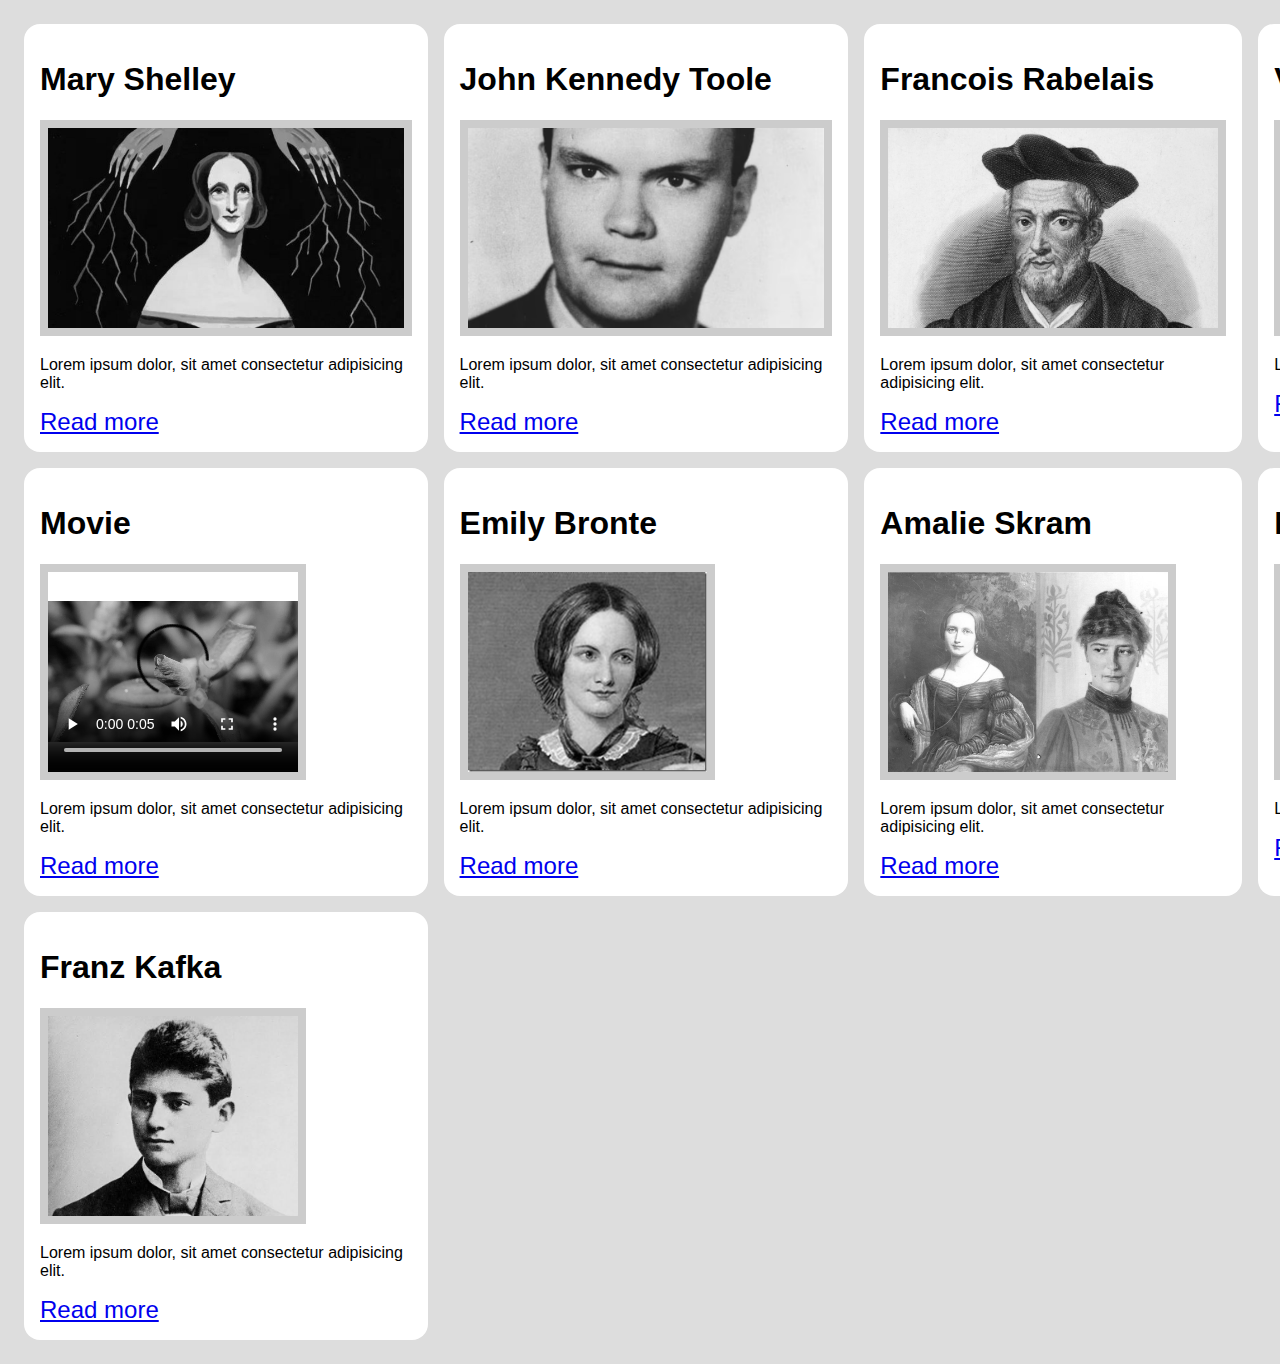
<file: index.html>
<!DOCTYPE html>
<html lang="en">
<head>
    <meta charset="UTF-8">
    <meta name="viewport" content="width=device-width, initial-scale=1.0">
    <title>index</title>
    <link rel="stylesheet" href="style.css">
</head>
<body>
    <aside class="articles">        
        <article>
            <h1 class="headingShelley">Mary Shelley</h1>
            <div>
                <img class="imageShelley" src="shelley.jpg" alt="Mary Shelley">
            </div>
            <p>Lorem ipsum dolor, sit amet consectetur adipisicing elit.</p>
            <a href="shelley.html">Read more</a>
        </article>
        <article>
            <h1 class="headingToole">John Kennedy Toole</h1>
            <div>
                <img class="imageToole" src="toole.avif" alt="JK Toole">
            </div>
            <p>Lorem ipsum dolor, sit amet consectetur adipisicing elit.</p>
            <a href="toole.html">Read more</a>
        </article>
        <article>
            <h1 class="headingRab">Francois Rabelais</h1>
            <div>
                <img class="imageRab" src="rabelais.jpg" alt="Rabben">
            </div>
            <p>Lorem ipsum dolor, sit amet consectetur adipisicing elit.</p>
            <a href="rabelais.html">Read more</a>
        </article>
        <article>
            <h1 class="headingWoolf">Virginia Woolf</h1>
            <div>
                <img class="imageWoolf" src="woolf.jpg" alt="Woolf">
            </div>
            <p>Lorem ipsum dolor, sit amet consectetur adipisicing elit.</p>
            <a href="woolf.html">Read more</a>
        </article>
        <article>
            <h1 class="headingFlower">Movie</h1>
            <div>
                <video controls width="250" class="videoFlower">
                    <source src="flower.webm" type="video/webm" />
                </video>
            </div>
            <p>Lorem ipsum dolor, sit amet consectetur adipisicing elit.</p>
            <a href="flower.html">Read more</a>
        </article>
        <article>
            <h1 class="headingBronte">Emily Bronte</h1>
            <div>
                <img class="imageBronte" src="bronte.png" alt="Woolf">
            </div>
            <p>Lorem ipsum dolor, sit amet consectetur adipisicing elit.</p>
            <a href="bronte.html">Read more</a>
        </article>
        <article>
            <h1 class="headingSkram">Amalie Skram</h1>
            <div>
                <img class="imageSkram" src="skram.jpg" alt="Skram">
            </div>
            <p>Lorem ipsum dolor, sit amet consectetur adipisicing elit.</p>
            <a href="skram.html">Read more</a>
        </article>
        <article>
            <h1 class="headingTolstoj">Lev Tolstoj</h1>
            <div>
                <img class="imageTolstoj" src="tolstoj.jpg" alt="Tolstoj">
            </div>
            <p>Lorem ipsum dolor, sit amet consectetur adipisicing elit.</p>
            <a href="tolstoj.html">Read more</a>
        </article>
        <article>
            <h1 class="headingKafka">Franz Kafka</h1>
            <div>
                <img class="imageKafka" src="kafka.jpeg" alt="Kafka">
            </div>
            <p>Lorem ipsum dolor, sit amet consectetur adipisicing elit.</p>
            <a href="kafka.html">Read more</a>
        </article>
    </aside>
    <script src="script.js"></script>
</body>
</html>
</file>
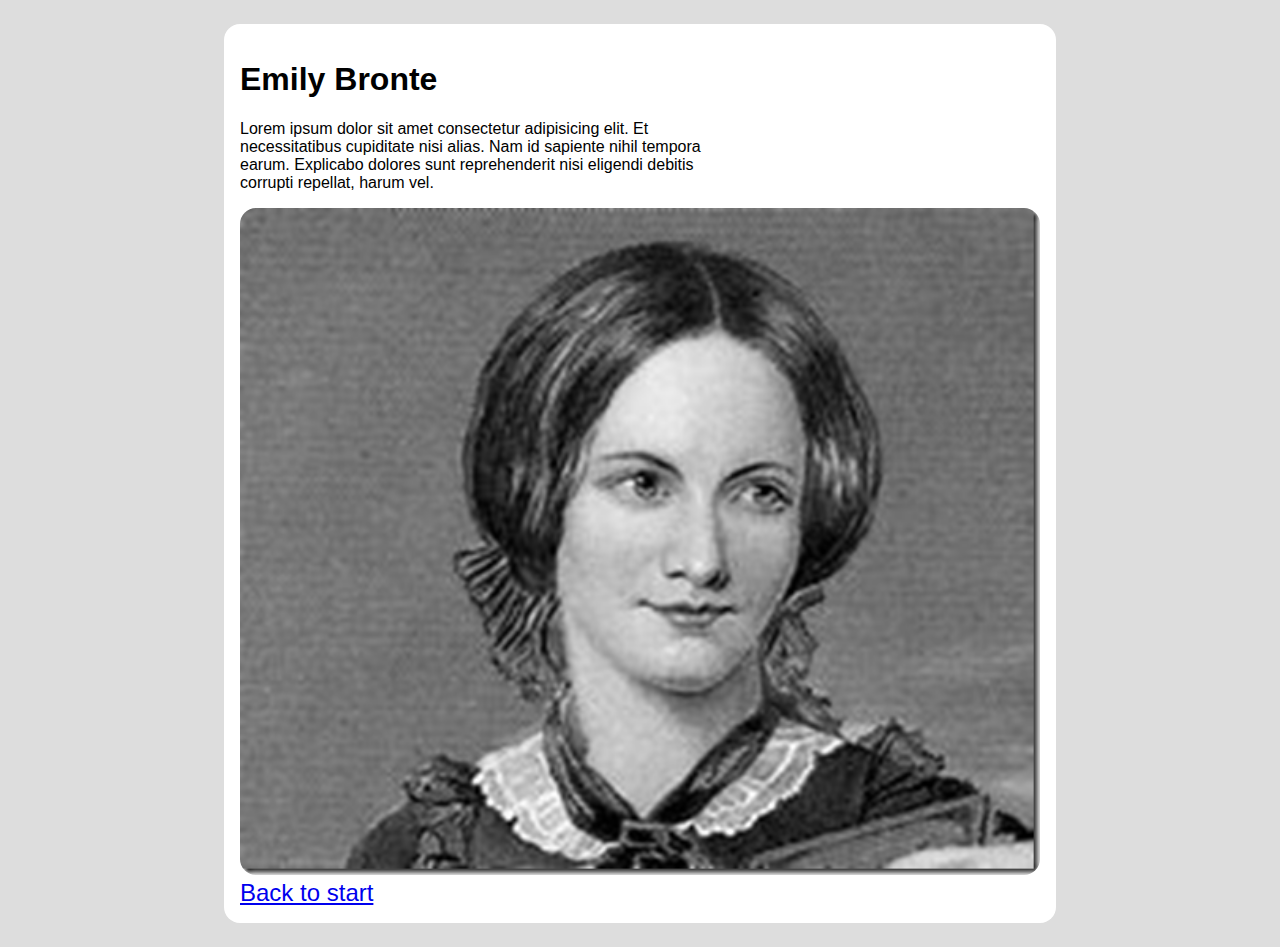
<file: bronte.html>
<!DOCTYPE html>
<html lang="en">
<head>
    <meta charset="UTF-8">
    <meta name="viewport" content="width=device-width, initial-scale=1.0">
    <title>Emily Bronte</title>
    <link rel="stylesheet" href="style.css">
</head>
<body>
    <section class="aboutSection">    
        <h1 class="bigHeadingBronte">Emily Bronte</h1>
        <p>Lorem ipsum dolor sit amet consectetur adipisicing elit. Et necessitatibus cupiditate nisi alias. Nam id sapiente nihil tempora earum. Explicabo dolores sunt reprehenderit nisi eligendi debitis corrupti repellat, harum vel.</p>
        <div>
            <img class="bigImageBronte" src="bronte.png" alt="Mary Shelley">
        </div>
        <a href="index.html">Back to start</a>
    </section>
</body>
</html>
</file>
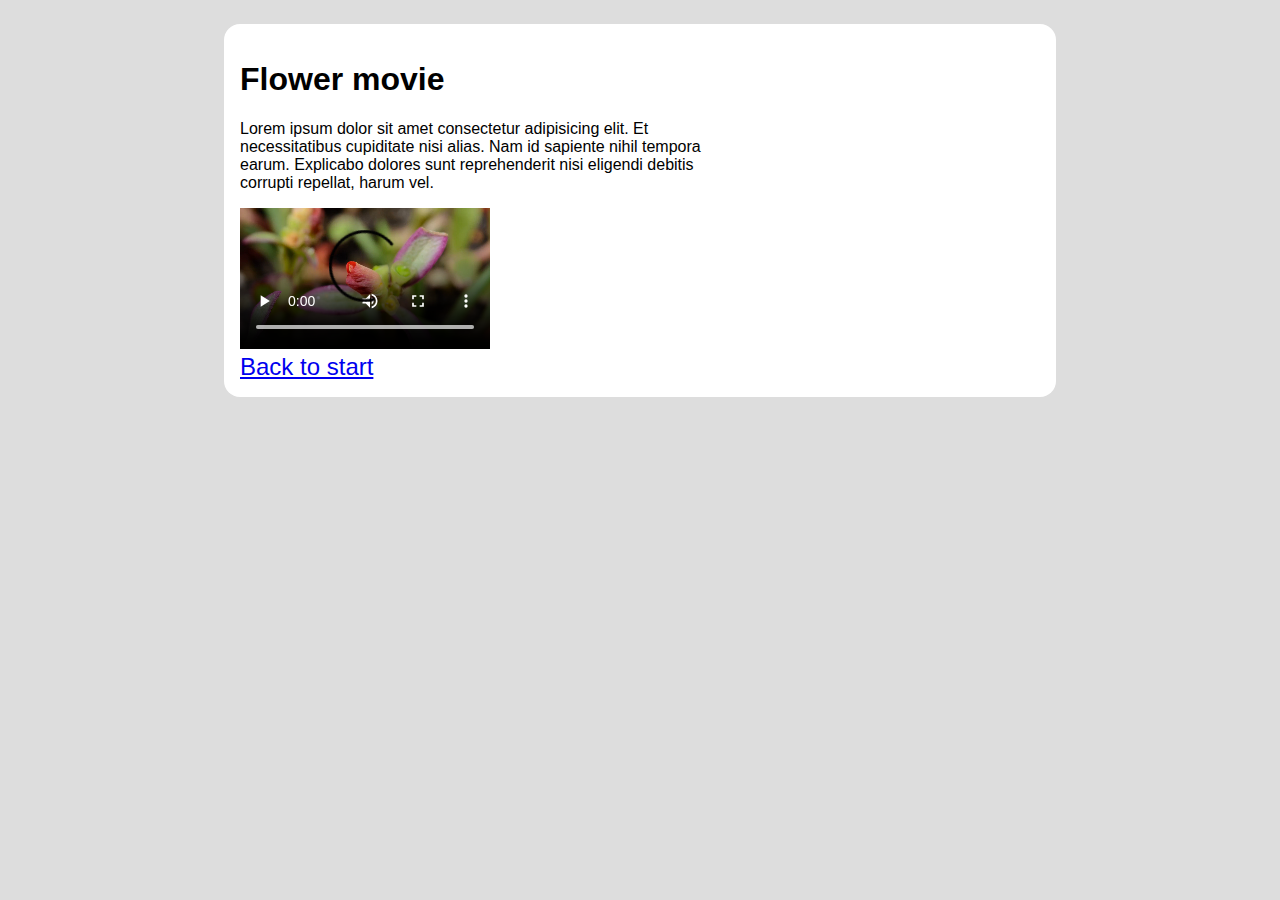
<file: flower.html>
<!DOCTYPE html>
<html lang="en">
<head>
    <meta charset="UTF-8">
    <meta name="viewport" content="width=device-width, initial-scale=1.0">
    <title>Amalie Skram</title>
    <link rel="stylesheet" href="style.css">
</head>
<body>
    <section class="aboutSection">    
        <h1 class="bigHeadingFlower">Flower movie</h1>
        <p>Lorem ipsum dolor sit amet consectetur adipisicing elit. Et necessitatibus cupiditate nisi alias. Nam id sapiente nihil tempora earum. Explicabo dolores sunt reprehenderit nisi eligendi debitis corrupti repellat, harum vel.</p>
        <div>
            <video controls width="250" class="bigVideoFlower">
                <source src="flower.webm" type="video/webm" />
            </video>
        </div>
        <a href="index.html">Back to start</a>
    </section>
</body>
</html>
</file>
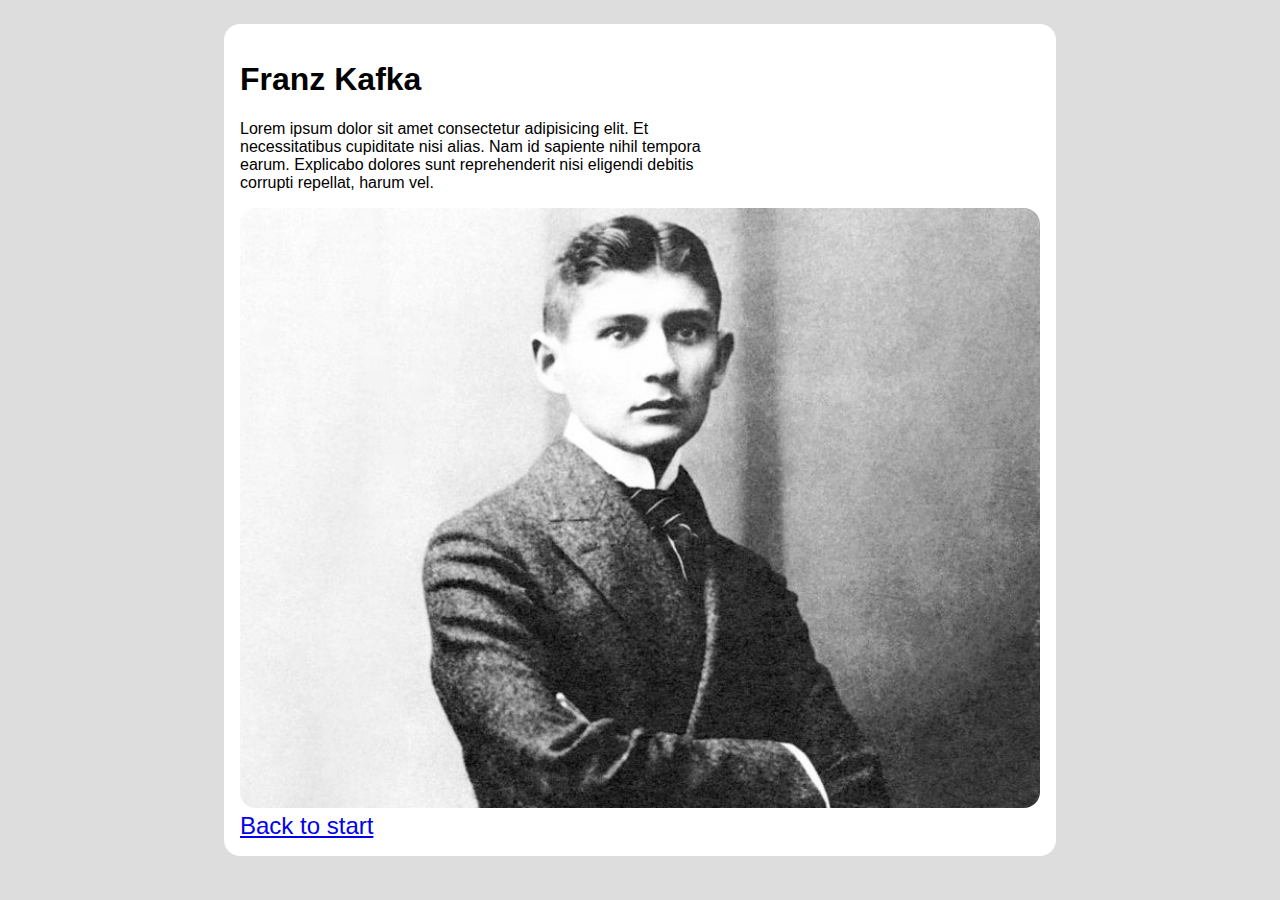
<file: kafka.html>
<!DOCTYPE html>
<html lang="en">
<head>
    <meta charset="UTF-8">
    <meta name="viewport" content="width=device-width, initial-scale=1.0">
    <title>about</title>
    <link rel="stylesheet" href="style.css">
</head>
<body>
    <section class="aboutSection">    
        <h1 class="bigHeadingKafka">Franz Kafka</h1>
        <p>Lorem ipsum dolor sit amet consectetur adipisicing elit. Et necessitatibus cupiditate nisi alias. Nam id sapiente nihil tempora earum. Explicabo dolores sunt reprehenderit nisi eligendi debitis corrupti repellat, harum vel.</p>
        <div>
            <img class="bigImageKafka" src="kafka2.jpg" alt="Kafka">
        </div>
        <a href="index.html">Back to start</a>
    </section>
</body>
</html>
</file>
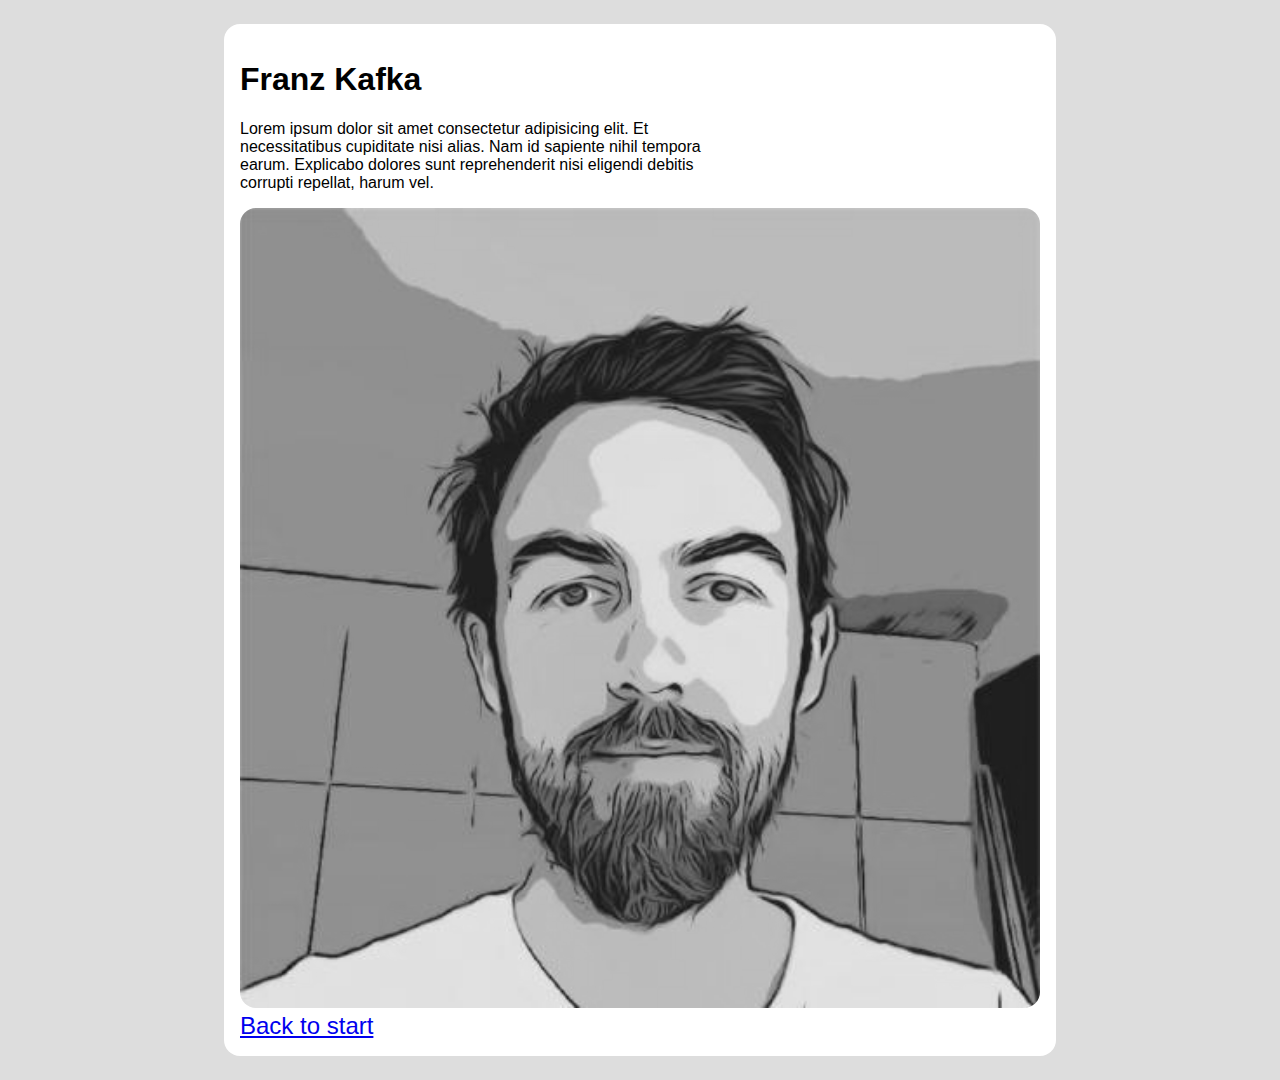
<file: rabelais.html>
<!DOCTYPE html>
<html lang="en">
<head>
    <meta charset="UTF-8">
    <meta name="viewport" content="width=device-width, initial-scale=1.0">
    <title>Rabben</title>
    <link rel="stylesheet" href="style.css">
</head>
<body>
    <section class="aboutSection">    
        <h1 class="bigHeadingRab">Franz Kafka</h1>
        <p>Lorem ipsum dolor sit amet consectetur adipisicing elit. Et necessitatibus cupiditate nisi alias. Nam id sapiente nihil tempora earum. Explicabo dolores sunt reprehenderit nisi eligendi debitis corrupti repellat, harum vel.</p>
        <div>
            <img class="bigImageRab" src="terje.jpeg" alt="Rabben">
        </div>
        <a href="index.html">Back to start</a>
    </section>
</body>
</html>
</file>
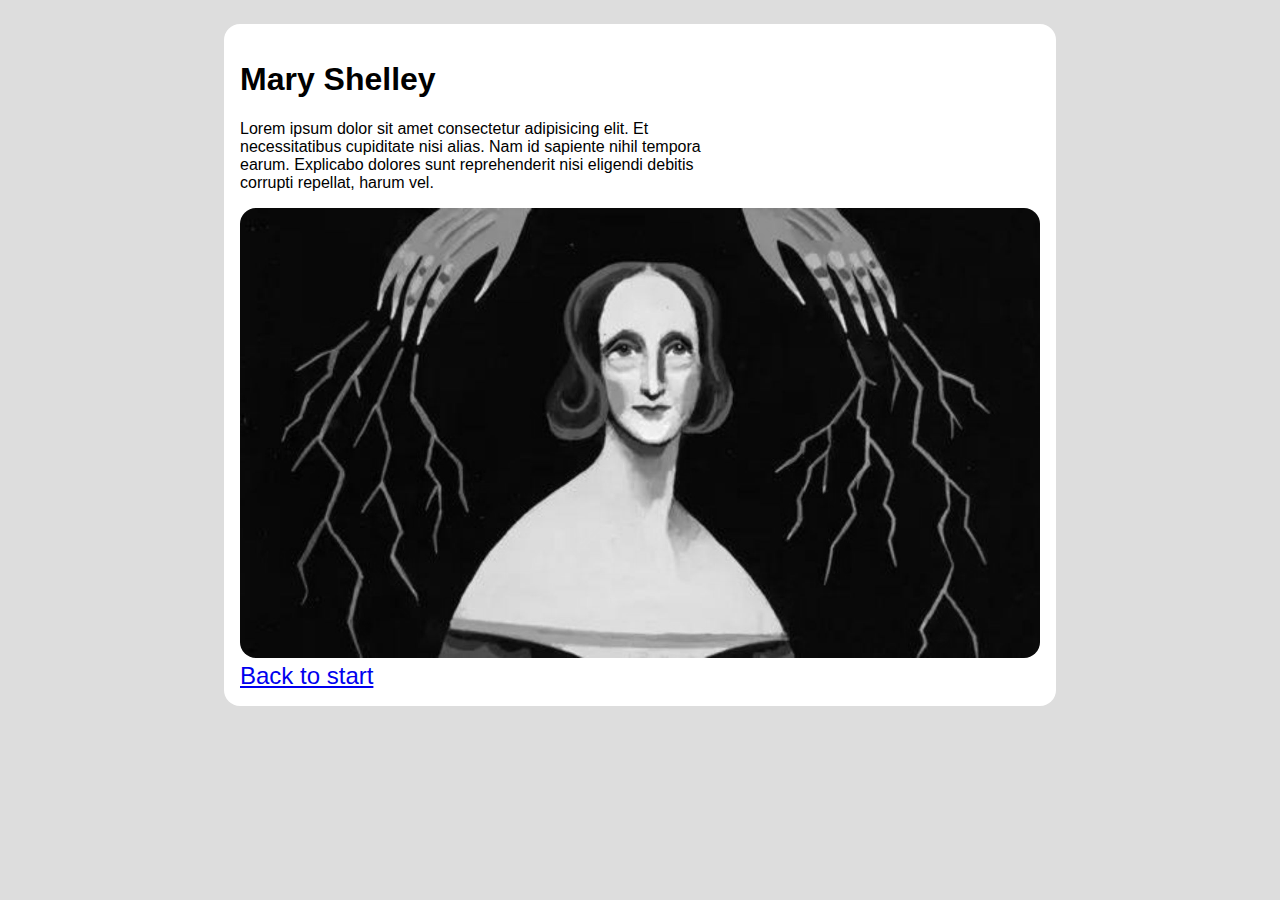
<file: shelley.html>
<!DOCTYPE html>
<html lang="en">
<head>
    <meta charset="UTF-8">
    <meta name="viewport" content="width=device-width, initial-scale=1.0">
    <title>Mary Shelley</title>
    <link rel="stylesheet" href="style.css">
</head>
<body>
    <section class="aboutSection">    
        <h1 class="bigHeadingShelley">Mary Shelley</h1>
        <p>Lorem ipsum dolor sit amet consectetur adipisicing elit. Et necessitatibus cupiditate nisi alias. Nam id sapiente nihil tempora earum. Explicabo dolores sunt reprehenderit nisi eligendi debitis corrupti repellat, harum vel.</p>
        <div>
            <img class="bigImageShelley" src="shelley.jpg" alt="Mary Shelley">
        </div>
        <a href="index.html">Back to start</a>
    </section>
</body>
</html>
</file>
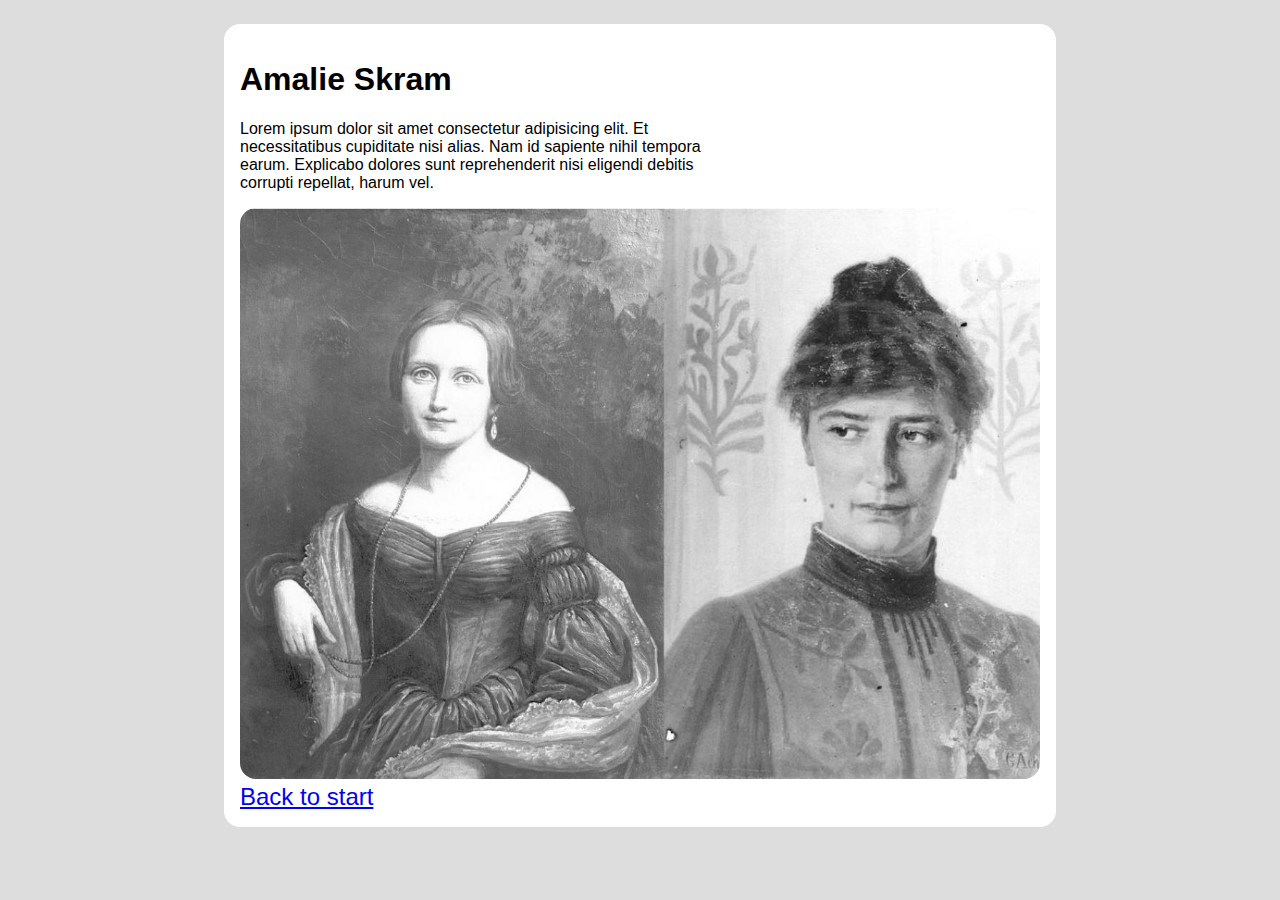
<file: skram.html>
<!DOCTYPE html>
<html lang="en">
<head>
    <meta charset="UTF-8">
    <meta name="viewport" content="width=device-width, initial-scale=1.0">
    <title>Amalie Skram</title>
    <link rel="stylesheet" href="style.css">
</head>
<body>
    <section class="aboutSection">    
        <h1 class="bigHeadingSkram">Amalie Skram</h1>
        <p>Lorem ipsum dolor sit amet consectetur adipisicing elit. Et necessitatibus cupiditate nisi alias. Nam id sapiente nihil tempora earum. Explicabo dolores sunt reprehenderit nisi eligendi debitis corrupti repellat, harum vel.</p>
        <div>
            <img class="bigImageSkram" src="skram.jpg" alt="Amalie Skram">
        </div>
        <a href="index.html">Back to start</a>
    </section>
</body>
</html>
</file>
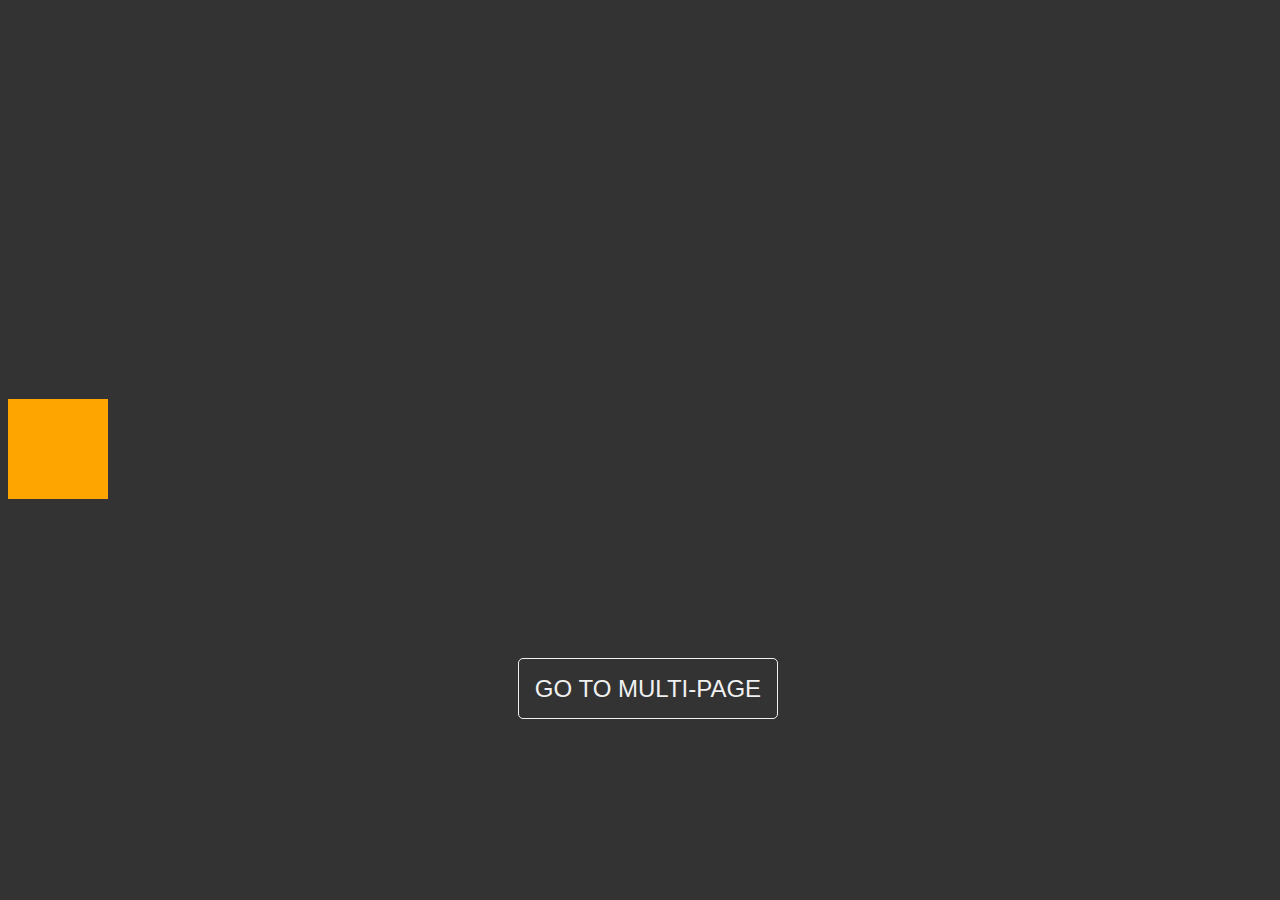
<file: spa-example.html>
<!DOCTYPE html>
<html lang="en">
<head>
    <meta charset="UTF-8">
    <meta name="viewport" content="width=device-width, initial-scale=1.0">
    <title>BOKSEN GÅR</title>
    <style>
        body {
            background-color: #333;
            color: #f0f0f0;
        }
        .multi {
            position: absolute;
            width: 100%;
            top: 75%;
            text-align: center;
            font-family: 'Gill Sans', 'Gill Sans MT', Calibri, 'Trebuchet MS', sans-serif;
            font-size: 1.5rem;
            font-weight: normal;
            text-transform: uppercase;
        }
        .multi a {
            color: #f0f0f0;
            text-decoration: none;
            background-color: #333;
            padding: 1rem;
            border: 1px solid #f0f0f0;
            border-radius: 5px;
        }
        section {
            display: flex;
            justify-content: start;
            align-items: center;
            height: 98vh;
        }
        #boks {
            width: 100px;
            aspect-ratio: 1;
            background-color: orange;
        }
        /* #boks {
            view-transition-name: boks;
        } */
    </style>
</head>
<body>
    <section id="seksjon">
        <div id="boks"></div>        
    </section>
    <div class="multi">
        <a href="multi.html">Go to multi-page</a>
    </div>
    <script>
        const seksjon = document.querySelector("#seksjon");
        const vertical = ["start", "center", "end"];        
        const horizontal = ["start", "center", "end"];
        
        let i = 0;
        const moveIt = () => {
            i++;
            //if(!document.startViewTransition) {
                seksjon.style.justifyContent = horizontal[i % horizontal.length];
                seksjon.style.alignItems = vertical[Math.floor(Math.random() * vertical.length)]; 
                return;           
            //}
            //document.startViewTransition(() => {
            //    seksjon.style.justifyContent = horizontal[i % horizontal.length];
            //    seksjon.style.alignItems = vertical[Math.floor(Math.random() * vertical.length)];                 
            //});
        }

        document.addEventListener("click", moveIt);
    </script>
</body>
</html>
</file>
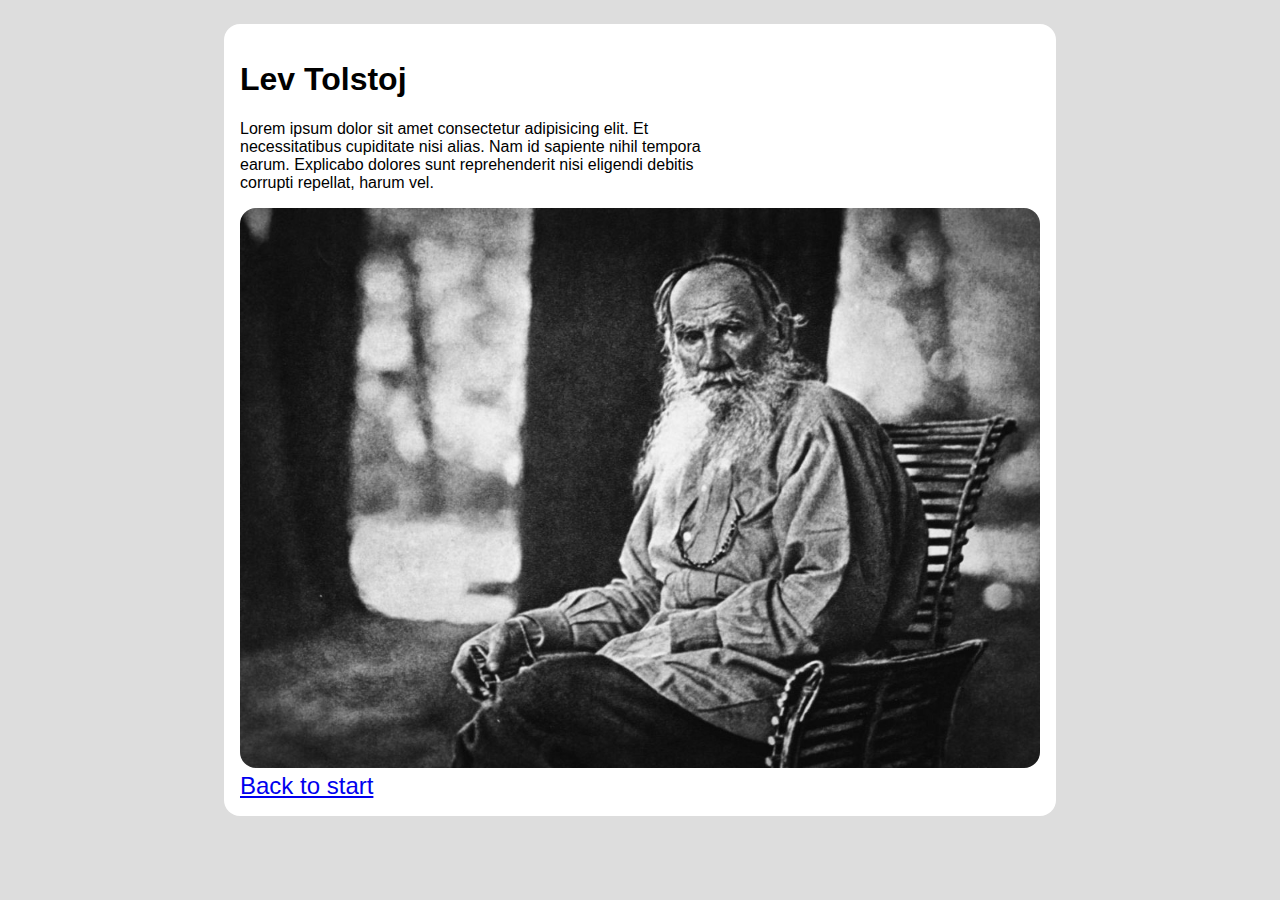
<file: tolstoj.html>
<!DOCTYPE html>
<html lang="en">
<head>
    <meta charset="UTF-8">
    <meta name="viewport" content="width=device-width, initial-scale=1.0">
    <title>Lev Tolstoj</title>
    <link rel="stylesheet" href="style.css">
</head>
<body>
    <section class="aboutSection">    
        <h1 class="bigHeadingTolstoj">Lev Tolstoj</h1>
        <p>Lorem ipsum dolor sit amet consectetur adipisicing elit. Et necessitatibus cupiditate nisi alias. Nam id sapiente nihil tempora earum. Explicabo dolores sunt reprehenderit nisi eligendi debitis corrupti repellat, harum vel.</p>
        <div>
            <img class="bigImageTolstoj" src="tolstoj.jpg" alt="Lev Tolstoj">
        </div>
        <a href="index.html">Back to start</a>
    </section>
</body>
</html>
</file>
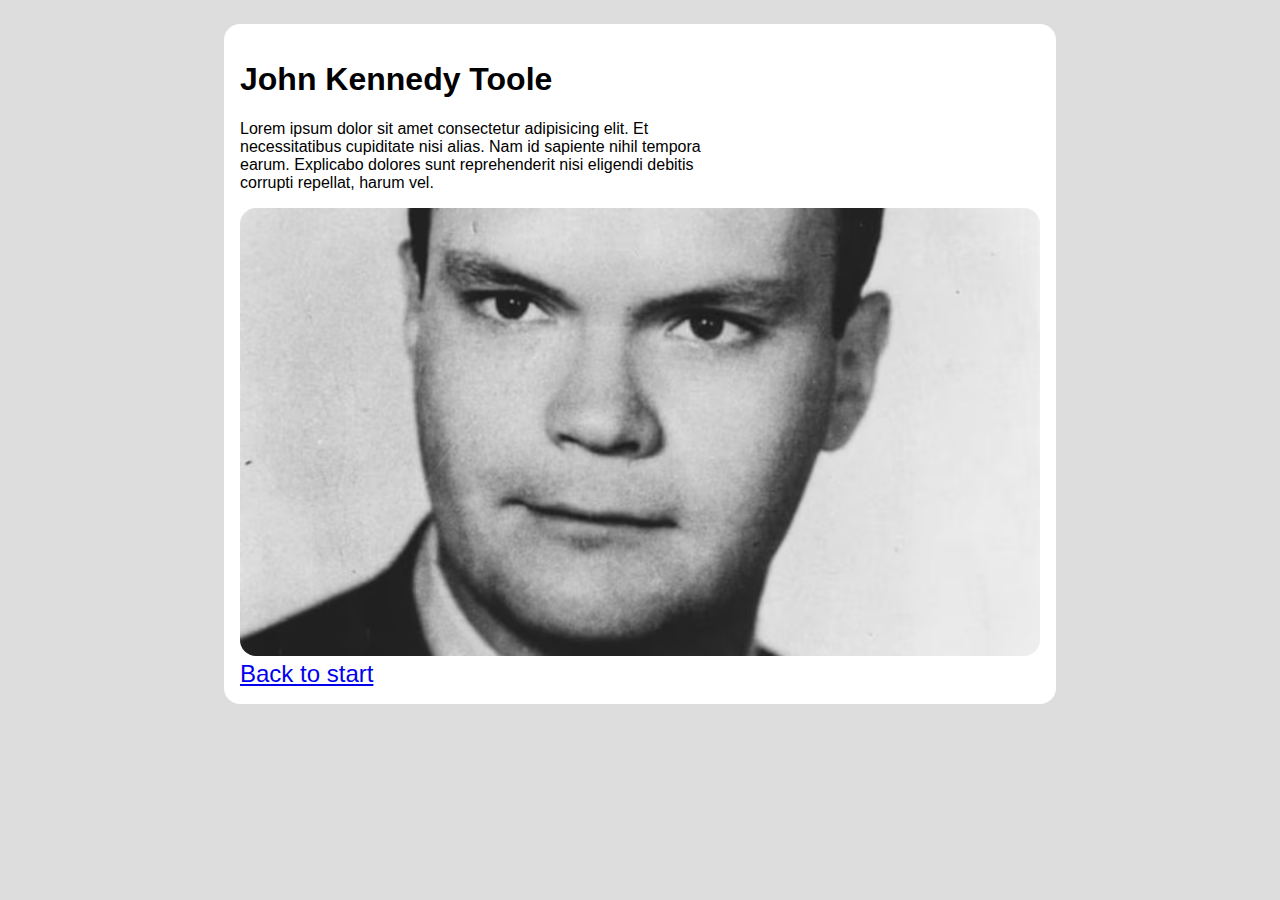
<file: toole.html>
<!DOCTYPE html>
<html lang="en">
<head>
    <meta charset="UTF-8">
    <meta name="viewport" content="width=device-width, initial-scale=1.0">
    <title>John Kennedy Toole</title>
    <link rel="stylesheet" href="style.css">
</head>
<body>
    <section class="aboutSection">    
        <h1 class="bigHeadingToole">John Kennedy Toole</h1>
        <p>Lorem ipsum dolor sit amet consectetur adipisicing elit. Et necessitatibus cupiditate nisi alias. Nam id sapiente nihil tempora earum. Explicabo dolores sunt reprehenderit nisi eligendi debitis corrupti repellat, harum vel.</p>
        <div>
            <img class="bigImageToole" src="toole.avif" alt="John Kennedy Toole">
        </div>
        <a href="index.html">Back to start</a>
    </section>
</body>
</html>
</file>
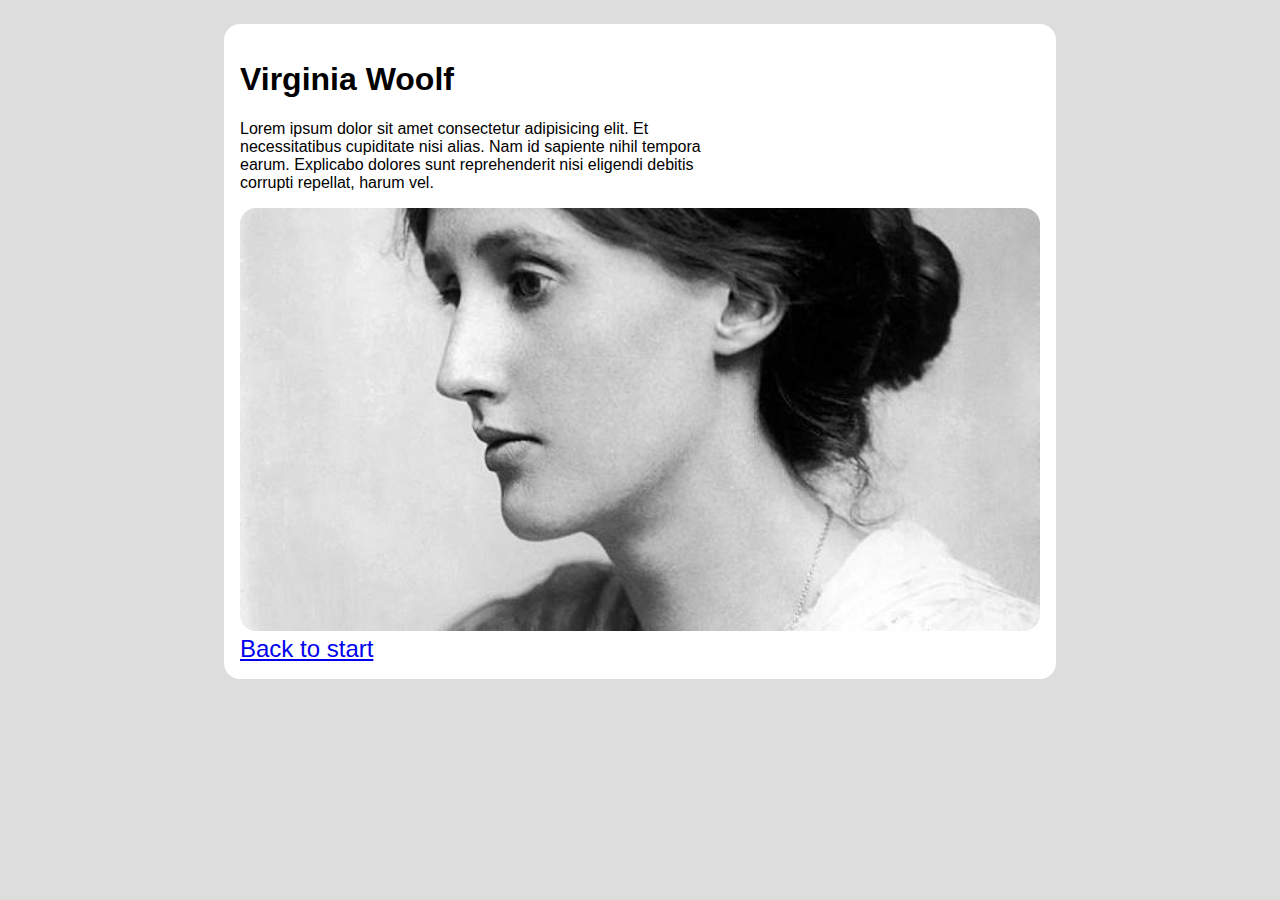
<file: woolf.html>
<!DOCTYPE html>
<html lang="en">
<head>
    <meta charset="UTF-8">
    <meta name="viewport" content="width=device-width, initial-scale=1.0">
    <title>Amalie Skram</title>
    <link rel="stylesheet" href="style.css">
</head>
<body>
    <section class="aboutSection">    
        <h1 class="bigHeadingWoolf">Virginia Woolf</h1>
        <p>Lorem ipsum dolor sit amet consectetur adipisicing elit. Et necessitatibus cupiditate nisi alias. Nam id sapiente nihil tempora earum. Explicabo dolores sunt reprehenderit nisi eligendi debitis corrupti repellat, harum vel.</p>
        <div>
            <img class="bigImageWoolf" src="woolf.jpg" alt="Virginia Woolf">
        </div>
        <a href="index.html">Back to start</a>
    </section>
</body>
</html>
</file>
<file: style.css>
body {
    background-color: #ddd;
    padding: 1rem;
    font-family: Arial, sans-serif;
}

a {
    font-size: 1.5rem;
    padding: 1rem 0;    
}

.aboutSection {
    background-color: white;
    padding: 1rem;
    border-radius: 1rem;
    max-width: 800px;
    margin: 0 auto;
}

.aboutSection img {
    width: 100%;
    border-radius: 1rem;
    filter: grayscale(100%);
}

.articles {
    display: grid;
    grid-template-columns: repeat(4, 1fr);
    gap: 1rem;
}
.articles article {
    background-color: white;
    padding: 1rem;
    border-radius: 1rem;
}

.articles img, .articles video {
    height: 200px;
    border: .5rem #ccc solid;
    filter: grayscale(100%);
}

p {
    max-width: 500px;
}

/* @view-transition {
    navigation: auto;
}  */

/* .headingKafka, .bigHeadingKafka {
    view-transition-name: kafka;
}
.imageKafka, .bigImageKafka {
    view-transition-name: img-kafka;
}

.headingTolstoj, .bigHeadingTolstoj {
    view-transition-name: tolstoj;
}
.imageTolstoj, .bigImageTolstoj {
    view-transition-name: img-tolstoj;
}

.headingSkram, .bigHeadingSkram {
    view-transition-name: skram;
}
.imageSkram, .bigImageSkram {
    view-transition-name: img-skram;
}

.headingToole, .bigHeadingToole {
    view-transition-name: toole;
}
.imageToole, .bigImageToole {
    view-transition-name: img-toole;
}

.headingShelley, .bigHeadingShelley {
    view-transition-name: shelley;
}
.imageShelley, .bigImageShelley {
    view-transition-name: img-shelley;
}

.headingRab, .bigHeadingRab {
    view-transition-name: rabben;
}
.imageRab, .bigImageRab {
    view-transition-name: img-rabben;
}

.headingWoolf, .bigHeadingWoolf {
    view-transition-name: woolf;
}
.imageWoolf, .bigImageWoolf {
    view-transition-name: img-woolf;
}

.headingBronte, .bigHeadingBronte {
    view-transition-name: bronte;
}
.imageBronte, .bigImageBronte {
    view-transition-name: img-bronte;
}

.headingFlowere, .bigHeadingFlower {
    view-transition-name: flower;
}
.videoFlower, .bigVideoFlower {
    view-transition-name: vid-flower;
} */

/* ::view-transition-group(root) {
    animation-duration: 2s;
}
::view-transition-group(test) {
    animation-duration: 2s;
}
</file>
